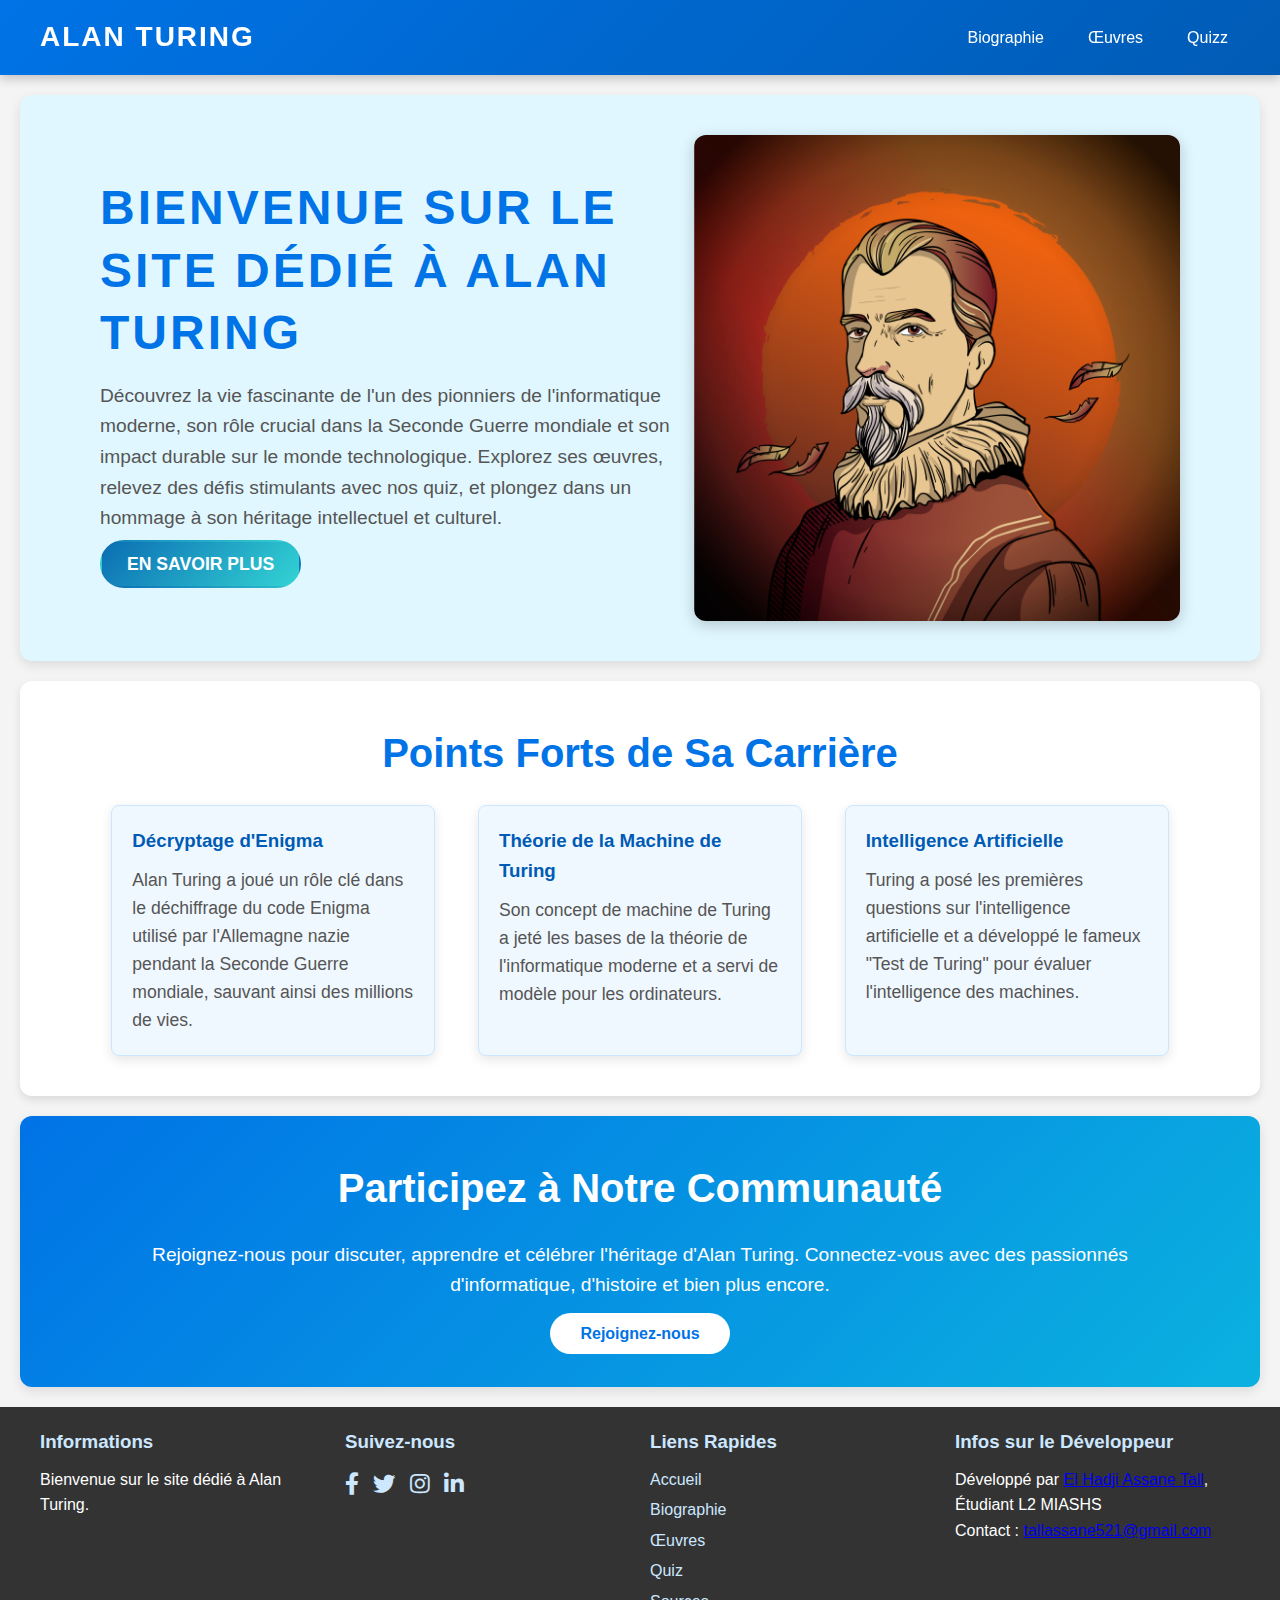
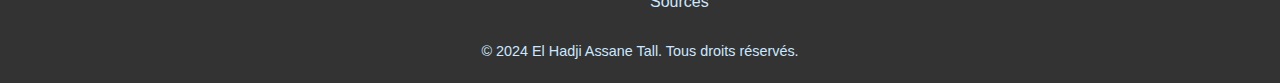
<file: index.html>
<!DOCTYPE html>
<html lang="fr">
<head>
    <meta charset="UTF-8">
    <meta name="viewport" content="width=device-width, initial-scale=1.0">
    <title>Alan Turing - Biographie et Œuvres</title>
    <link rel="stylesheet" href="styles.css">
    <link href="https://cdnjs.cloudflare.com/ajax/libs/font-awesome/5.15.4/css/all.min.css" rel="stylesheet">
</head>
<body>
    <header>
      <a href="index.html" class="logo">Alan Turing</a>
       <nav class="navbar">
            <a href="biographie.html">Biographie</a>
            <a href="oeuvres.html">Œuvres</a>
            <a href="quiz.html">Quizz</a>
       </nav>
    </header>

    <main>
        <!-- Hero Section -->
        <section id="hero" class="container">
            <div class="text-hero">
                <h1>Bienvenue sur le site dédié à Alan Turing</h1>
                <p>Découvrez la vie fascinante de l'un des pionniers de l'informatique moderne, son rôle crucial dans la Seconde Guerre mondiale et son impact durable sur le monde technologique. Explorez ses œuvres, relevez des défis stimulants avec nos quiz, et plongez dans un hommage à son héritage intellectuel et culturel.</p>
                <a href="biographie.html" class="button1">En Savoir Plus</a>
            </div>
            <img src="9861548.jpg" alt="Alan Turing">
        </section>

        <!-- New Section: Highlights of Turing's Achievements -->
        <section id="achievements" class="container">
            <h2>Points Forts de Sa Carrière</h2>
            <div class="achievement-grid">
                <div class="achievement-card">
                    <h3>Décryptage d'Enigma</h3>
                    <p>Alan Turing a joué un rôle clé dans le déchiffrage du code Enigma utilisé par l'Allemagne nazie pendant la Seconde Guerre mondiale, sauvant ainsi des millions de vies.</p>
                </div>
                <div class="achievement-card">
                    <h3>Théorie de la Machine de Turing</h3>
                    <p>Son concept de machine de Turing a jeté les bases de la théorie de l'informatique moderne et a servi de modèle pour les ordinateurs.</p>
                </div>
                <div class="achievement-card">
                    <h3>Intelligence Artificielle</h3>
                    <p>Turing a posé les premières questions sur l'intelligence artificielle et a développé le fameux "Test de Turing" pour évaluer l'intelligence des machines.</p>
                </div>
            </div>
        </section>

        <!-- Call to Action: Join the Community -->
        <section id="cta" class="cta-section">
            <h2>Participez à Notre Communauté</h2>
            <p>Rejoignez-nous pour discuter, apprendre et célébrer l'héritage d'Alan Turing. Connectez-vous avec des passionnés d'informatique, d'histoire et bien plus encore.</p>
            <a href="https://www.linkedin.com/groups" target="_blank" class="cta-button">Rejoignez-nous</a>
        </section>
    </main>

    <footer>
        <div class="footer-container">
            <!-- Column 1: Introduction -->
            <div class="footer-column">
              <h3>Informations</h3>
              <p>Bienvenue sur le site dédié à Alan Turing.</p>
            </div>
        
            <!-- Column 2: Social Media -->
            <div class="footer-column">
              <h3>Suivez-nous</h3>
              <div class="social-icons">
                <a href="#" target="_blank" aria-label="Facebook"><i class="fab fa-facebook-f"></i></a>
                <a href="#" target="_blank" aria-label="Twitter"><i class="fab fa-twitter"></i></a>
                <a href="#" target="_blank" aria-label="Instagram"><i class="fab fa-instagram"></i></a>
                <a href="#" target="_blank" aria-label="LinkedIn"><i class="fab fa-linkedin-in"></i></a>
              </div>
            </div>
        
            <!-- Column 3: Quick Links -->
            <div class="footer-column">
              <h3>Liens Rapides</h3>
              <ul>
                <li><a href="index.html">Accueil</a></li>
                <li><a href="biographie.html">Biographie</a></li>
                <li><a href="oeuvres.html">Œuvres</a></li>
                <li><a href="quiz.html">Quiz</a></li>
                <li><a href="sources.html">Sources</a></li>
              </ul>
            </div>
        
            <!-- Column 4: Developer Info -->
            <div class="footer-column">
              <h3>Infos sur le Développeur</h3>
              <p>Développé par <a href="#">El Hadji Assane Tall</a>, Étudiant L2 MIASHS</p>
              <p>Contact : <a href="mailto:tallassane521@gmail.com">tallassane521@gmail.com</a></p>
            </div>
        </div>
        
        <div class="footer-bottom">
            <p>&copy; 2024 El Hadji Assane Tall. Tous droits réservés.</p>
        </div>
    </footer>
</body>
</html>
</file>
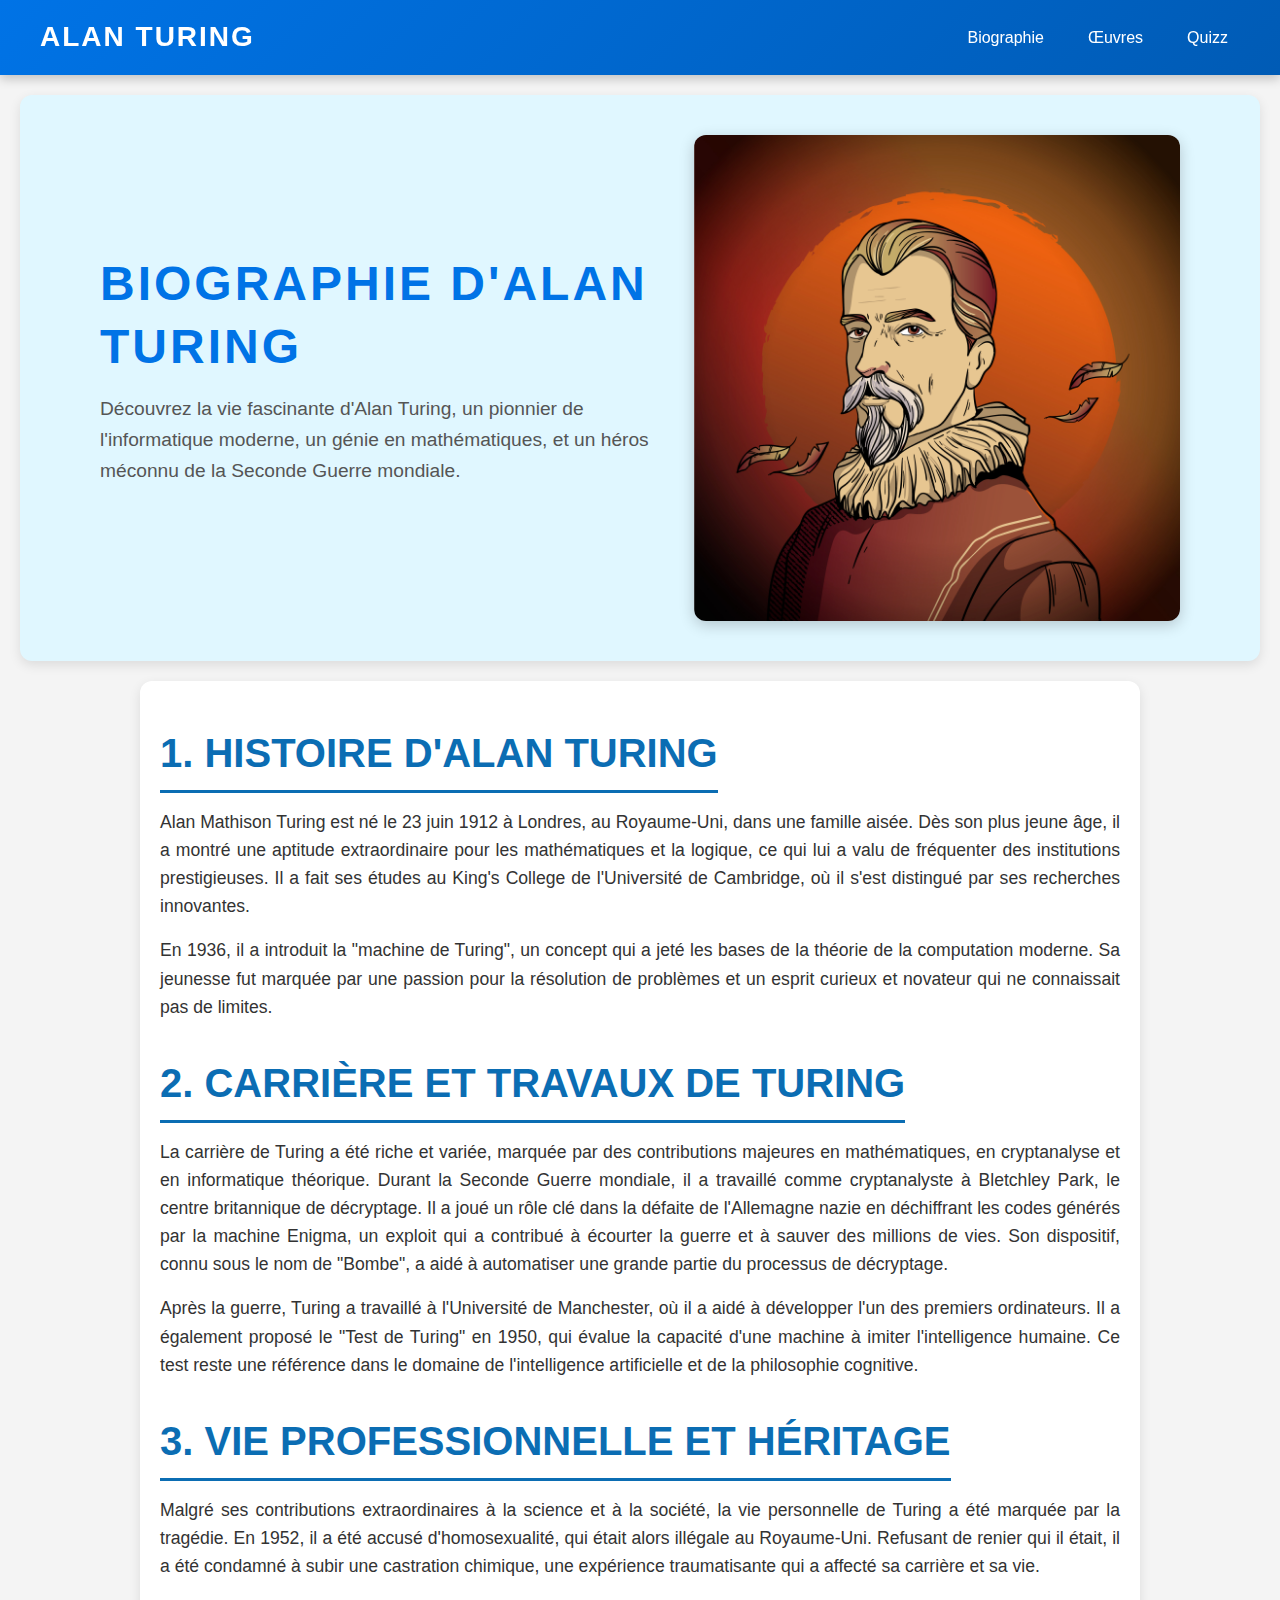
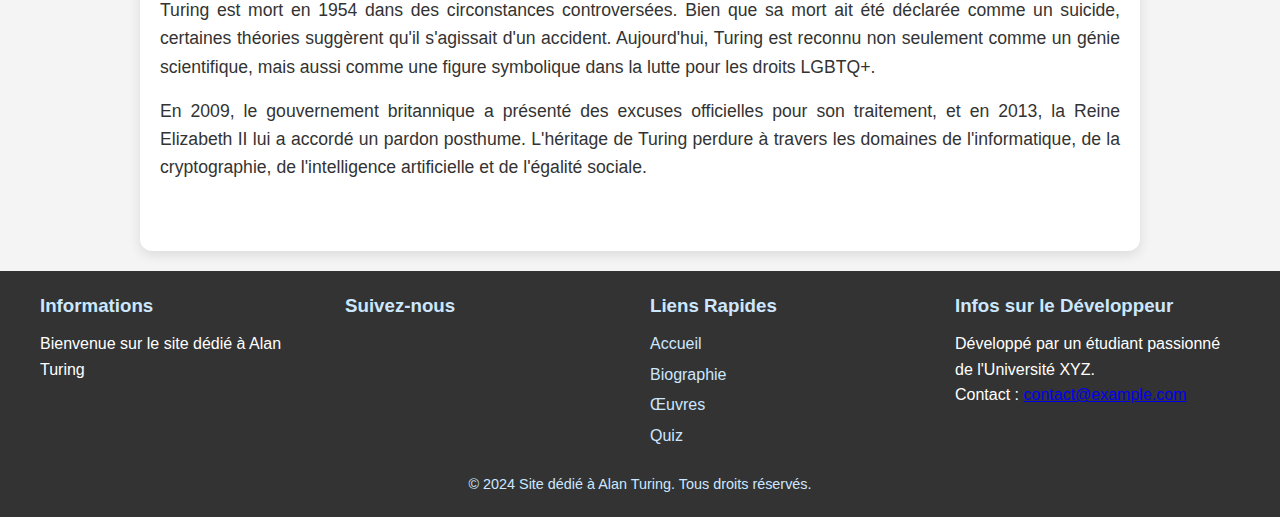
<file: biographie.html>
<!DOCTYPE html>
<html lang="fr">
<head>
    <meta charset="UTF-8">
    <meta name="viewport" content="width=device-width, initial-scale=1.0">
    <title>Biographie d'Alan Turing</title>
    <link rel="stylesheet" href="styles.css">
</head>
<body>
    <header>
      <a href="index.html" class="logo">Alan Turing</a>
       <nav class="navbar">
            <a href="biographie.html">Biographie</a>
            <a href="oeuvres.html">Œuvres</a>
            <a href="quiz.html">Quizz</a>
       </nav>
    </header>

    <main>
        <!-- Hero Section -->
        <section id="hero" class="container">
            <div class="text-hero">
                <h1>Biographie d'Alan Turing</h1>
                <p>Découvrez la vie fascinante d'Alan Turing, un pionnier de l'informatique moderne, un génie en mathématiques, et un héros méconnu de la Seconde Guerre mondiale.</p>
            </div>
            <img src="9861548.jpg" alt="Portrait d'Alan Turing">
        </section>

        <!-- Biographie Section -->
        <section id="biographie" class="biographie-section">
            <!-- Histoire -->
            <div class="biographie-section-content">
                <h2>1. Histoire d'Alan Turing</h2>
                <p>Alan Mathison Turing est né le 23 juin 1912 à Londres, au Royaume-Uni, dans une famille aisée. Dès son plus jeune âge, il a montré une aptitude extraordinaire pour les mathématiques et la logique, ce qui lui a valu de fréquenter des institutions prestigieuses. Il a fait ses études au King's College de l'Université de Cambridge, où il s'est distingué par ses recherches innovantes.</p>
                <p>En 1936, il a introduit la "machine de Turing", un concept qui a jeté les bases de la théorie de la computation moderne. Sa jeunesse fut marquée par une passion pour la résolution de problèmes et un esprit curieux et novateur qui ne connaissait pas de limites.</p>
            </div>

            <!-- Carrière -->
            <div class="biographie-section-content">
                <h2>2. Carrière et Travaux de Turing</h2>
                <p>La carrière de Turing a été riche et variée, marquée par des contributions majeures en mathématiques, en cryptanalyse et en informatique théorique. Durant la Seconde Guerre mondiale, il a travaillé comme cryptanalyste à Bletchley Park, le centre britannique de décryptage. Il a joué un rôle clé dans la défaite de l'Allemagne nazie en déchiffrant les codes générés par la machine Enigma, un exploit qui a contribué à écourter la guerre et à sauver des millions de vies. Son dispositif, connu sous le nom de "Bombe", a aidé à automatiser une grande partie du processus de décryptage.</p>
                <p>Après la guerre, Turing a travaillé à l'Université de Manchester, où il a aidé à développer l'un des premiers ordinateurs. Il a également proposé le "Test de Turing" en 1950, qui évalue la capacité d'une machine à imiter l'intelligence humaine. Ce test reste une référence dans le domaine de l'intelligence artificielle et de la philosophie cognitive.</p>
            </div>

            <!-- Vie Professionnelle et Personnelle -->
            <div class="biographie-section-content">
                <h2>3. Vie Professionnelle et Héritage</h2>
                <p>Malgré ses contributions extraordinaires à la science et à la société, la vie personnelle de Turing a été marquée par la tragédie. En 1952, il a été accusé d'homosexualité, qui était alors illégale au Royaume-Uni. Refusant de renier qui il était, il a été condamné à subir une castration chimique, une expérience traumatisante qui a affecté sa carrière et sa vie.</p>
                <p>Turing est mort en 1954 dans des circonstances controversées. Bien que sa mort ait été déclarée comme un suicide, certaines théories suggèrent qu'il s'agissait d'un accident. Aujourd'hui, Turing est reconnu non seulement comme un génie scientifique, mais aussi comme une figure symbolique dans la lutte pour les droits LGBTQ+.</p>
                <p>En 2009, le gouvernement britannique a présenté des excuses officielles pour son traitement, et en 2013, la Reine Elizabeth II lui a accordé un pardon posthume. L'héritage de Turing perdure à travers les domaines de l'informatique, de la cryptographie, de l'intelligence artificielle et de l'égalité sociale.</p>
            </div>
        </section>
    </main>

    <footer>
        <div class="footer-container">
            <div class="footer-column">
              <h3>Informations</h3>
              <p>Bienvenue sur le site dédié à Alan Turing</p>
            </div>
            <div class="footer-column">
              <h3>Suivez-nous</h3>
              <div class="social-icons">
                <a href="#" target="_blank" aria-label="Facebook"><i class="fab fa-facebook-f"></i></a>
                <a href="#" target="_blank" aria-label="Twitter"><i class="fab fa-twitter"></i></a>
                <a href="#" target="_blank" aria-label="Instagram"><i class="fab fa-instagram"></i></a>
                <a href="#" target="_blank" aria-label="LinkedIn"><i class="fab fa-linkedin-in"></i></a>
              </div>
            </div>
            <div class="footer-column">
              <h3>Liens Rapides</h3>
              <ul>
                <li><a href="index.html">Accueil</a></li>
                <li><a href="biographie.html">Biographie</a></li>
                <li><a href="oeuvres.html">Œuvres</a></li>
                <li><a href="quiz.html">Quiz</a></li>
              </ul>
            </div>
            <div class="footer-column">
              <h3>Infos sur le Développeur</h3>
              <p>Développé par un étudiant passionné de l'Université XYZ.</p>
              <p>Contact : <a href="mailto:contact@example.com">contact@example.com</a></p>
            </div>
          </div>
          <div class="footer-bottom">
            <p>&copy; 2024 Site dédié à Alan Turing. Tous droits réservés.</p>
          </div>
    </footer>
</body>
</html>
</file>
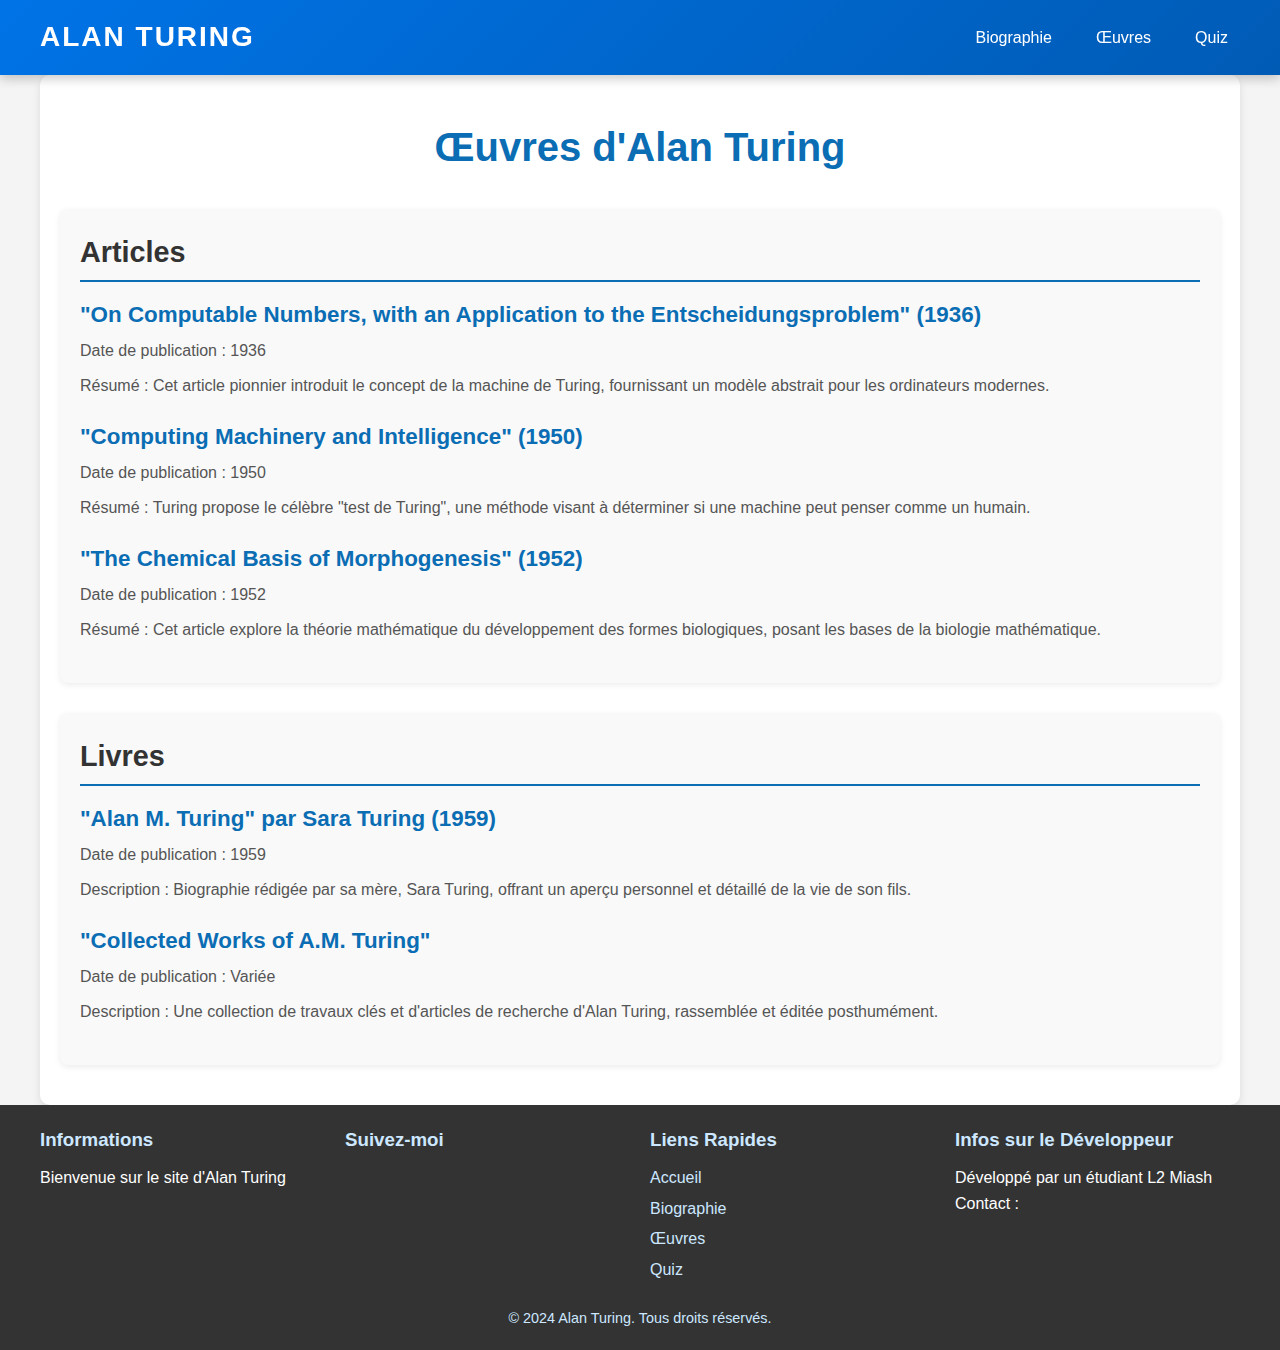
<file: oeuvres.html>
<!DOCTYPE html>
<html lang="en">
<head>
    <meta charset="UTF-8">
    <meta name="viewport" content="width=device-width, initial-scale=1.0">
    <title>Œuvres d'Alan Turing</title>
    <link rel="stylesheet" href="styles.css">
</head>
<body>
    <header>
        <a href="index.html" class="logo">Alan Turing</a>
        <nav class="navbar">
            <a href="biographie.html">Biographie</a>
            <a href="oeuvres.html" class="active">Œuvres</a>
            <a href="quiz.html">Quiz</a>
        </nav>
    </header>

    <main>
        <section class="oeuvres-section">
            <h2>Œuvres d'Alan Turing</h2>
            <div class="oeuvres-container">
                <!-- Section Articles -->
                <div class="oeuvres-category">
                    <h3>Articles</h3>
                    <div class="oeuvre-item">
                        <h4><a href="https://plato.stanford.edu/entries/turing-machine/" target="_blank">"On Computable Numbers, with an Application to the Entscheidungsproblem" (1936)</a></h4>
                        <p>Date de publication : 1936</p>
                        <p>Résumé : Cet article pionnier introduit le concept de la machine de Turing, fournissant un modèle abstrait pour les ordinateurs modernes.</p>
                    </div>
                    <div class="oeuvre-item">
                        <h4><a href="https://academic.oup.com/mind/article/LIX/236/433/986238" target="_blank">"Computing Machinery and Intelligence" (1950)</a></h4>
                        <p>Date de publication : 1950</p>
                        <p>Résumé : Turing propose le célèbre "test de Turing", une méthode visant à déterminer si une machine peut penser comme un humain.</p>
                    </div>
                    <div class="oeuvre-item">
                        <h4><a href="https://dl.acm.org/doi/10.1145/584091.584093" target="_blank">"The Chemical Basis of Morphogenesis" (1952)</a></h4>
                        <p>Date de publication : 1952</p>
                        <p>Résumé : Cet article explore la théorie mathématique du développement des formes biologiques, posant les bases de la biologie mathématique.</p>
                    </div>
                </div>

                <!-- Section Livres -->
                <div class="oeuvres-category">
                    <h3>Livres</h3>
                    <div class="oeuvre-item">
                        <h4><a href="https://www.amazon.com/Alan-Turing-Sara/dp/B00EK9M9UU" target="_blank">"Alan M. Turing" par Sara Turing (1959)</a></h4>
                        <p>Date de publication : 1959</p>
                        <p>Description : Biographie rédigée par sa mère, Sara Turing, offrant un aperçu personnel et détaillé de la vie de son fils.</p>
                    </div>
                    <div class="oeuvre-item">
                        <h4><a href="https://global.oup.com/academic/product/collected-works-of-am-turing-9780127034004" target="_blank">"Collected Works of A.M. Turing"</a></h4>
                        <p>Date de publication : Variée</p>
                        <p>Description : Une collection de travaux clés et d'articles de recherche d'Alan Turing, rassemblée et éditée posthumément.</p>
                    </div>
                </div>
            </div>
        </section>
    </main>

    <footer>
        <div class="footer-container">
            <div class="footer-column">
                <h3>Informations</h3>
                <p>Bienvenue sur le site d'Alan Turing</p>
            </div>
            <div class="footer-column">
                <h3>Suivez-moi</h3>
                <div class="social-icons">
                    <a href="" target="_blank"><i class="fab fa-facebook-f"></i></a>
                    <a href="" target="_blank"><i class="fab fa-twitter"></i></a>
                    <a href="" target="_blank"><i class="fab fa-instagram"></i></a>
                    <a href="" target="_blank"><i class="fab fa-linkedin-in"></i></a>
                </div>
            </div>
            <div class="footer-column">
                <h3>Liens Rapides</h3>
                <ul>
                    <li><a href="index.html">Accueil</a></li>
                    <li><a href="biographie.html">Biographie</a></li>
                    <li><a href="oeuvres.html">Œuvres</a></li>
                    <li><a href="quiz.html">Quiz</a></li>
                </ul>
            </div>
            <div class="footer-column">
                <h3>Infos sur le Développeur</h3>
                <p>Développé par un étudiant L2 Miash</p>
                <p>Contact : <a href="mailto:"></a></p>
            </div>
        </div>
        <div class="footer-bottom">
            <p>&copy; 2024 Alan Turing. Tous droits réservés.</p>
        </div>
    </footer>
</body>
</html>
</file>
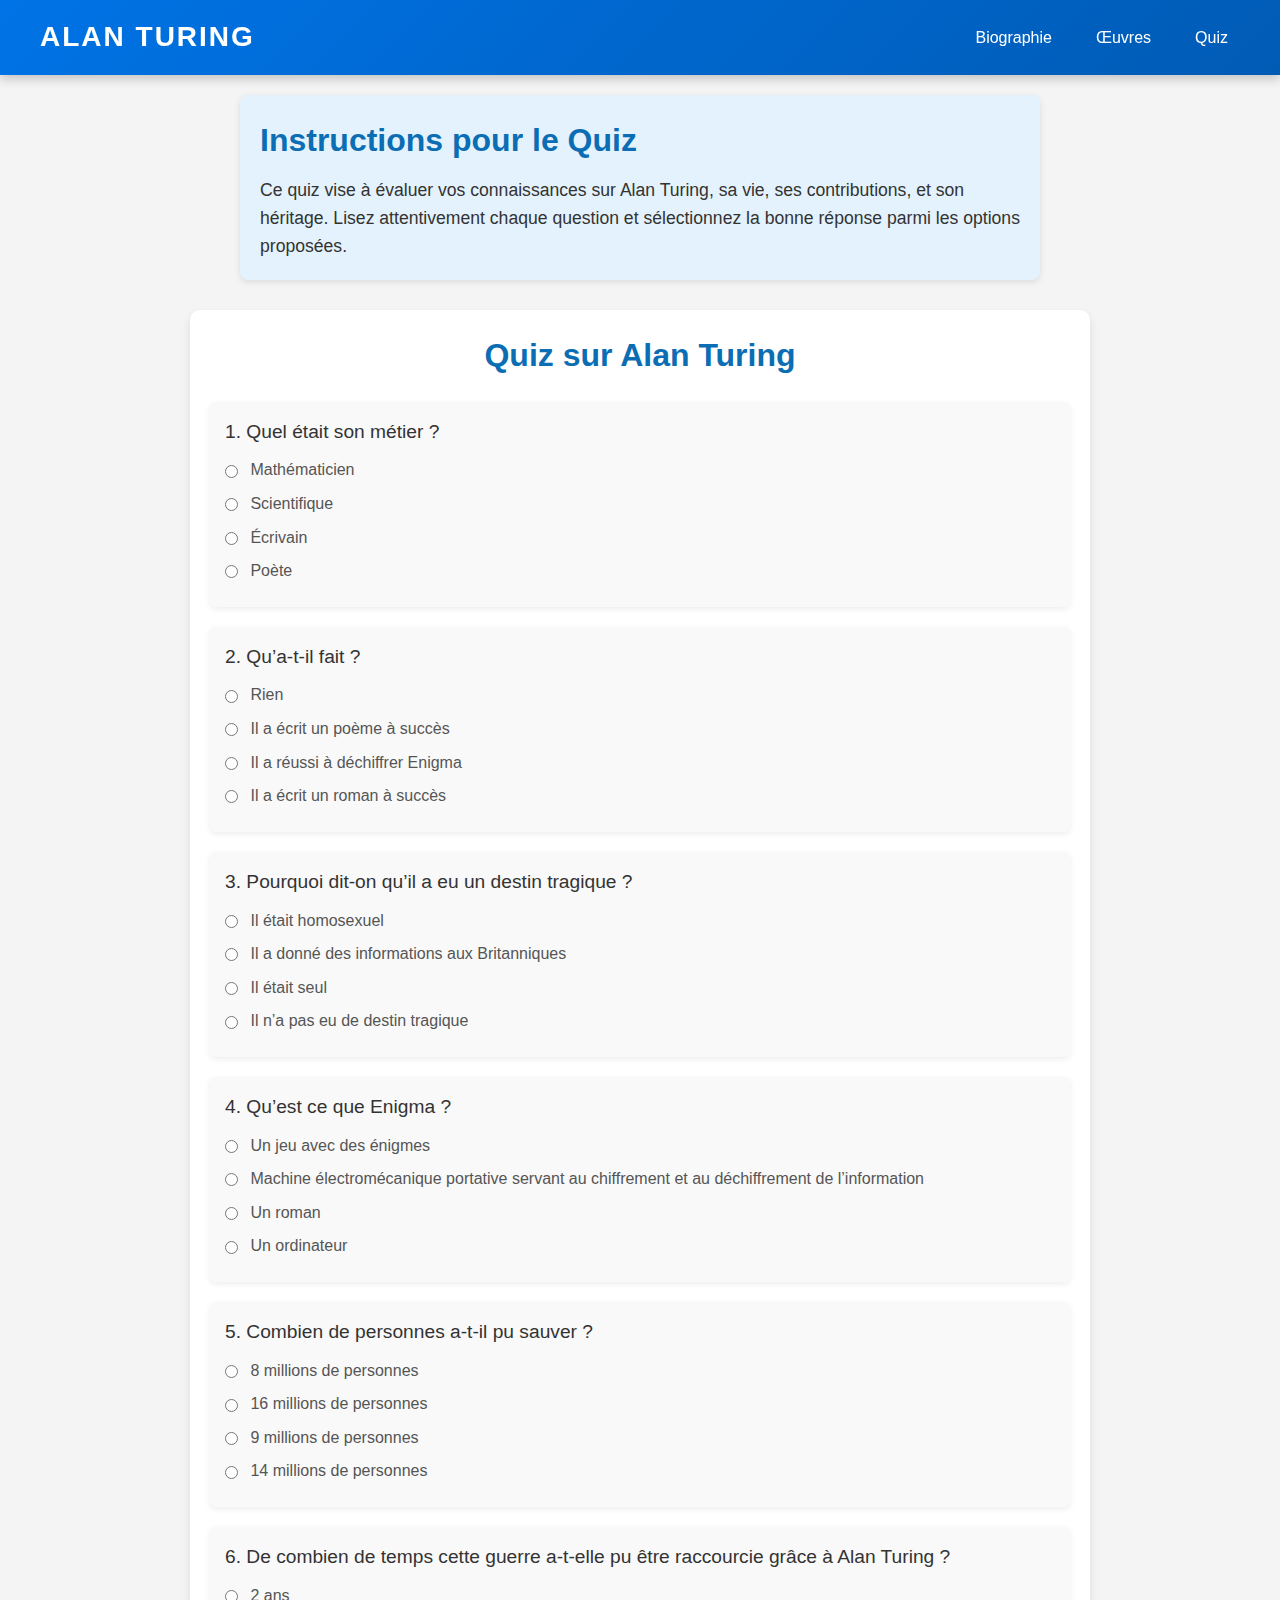
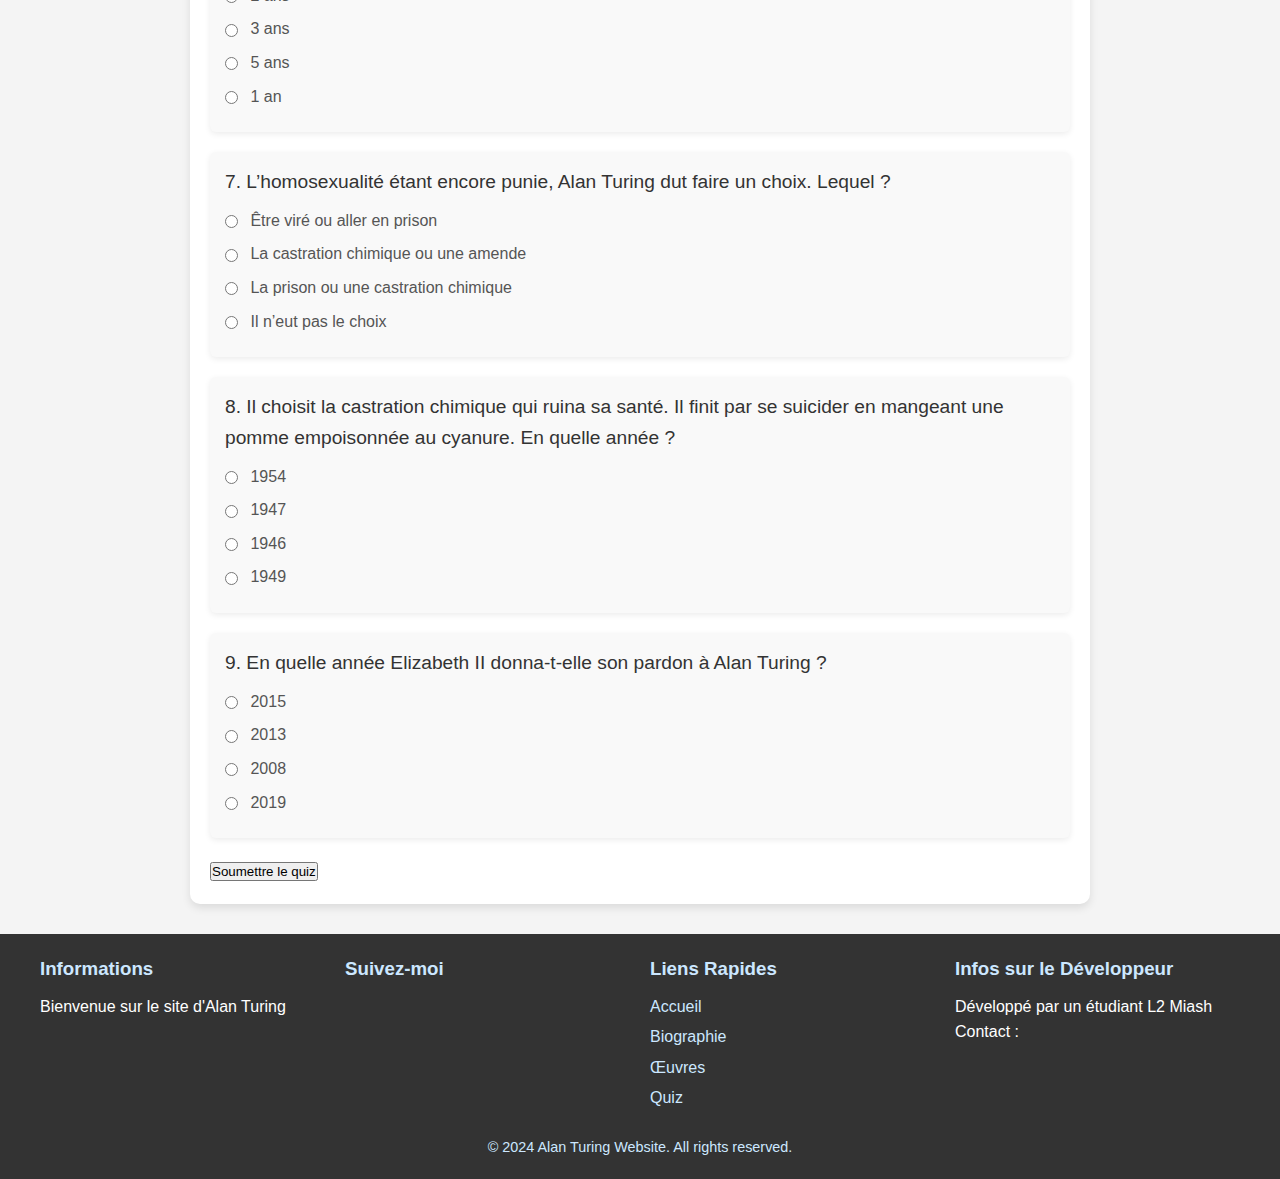
<file: quiz.html>
<!DOCTYPE html>
<html lang="en">
<head>
    <meta charset="UTF-8">
    <meta name="viewport" content="width=device-width, initial-scale=1.0">
    <title>Quiz sur Alan Turing</title>
    <link rel="stylesheet" href="styles.css">
</head>
<body>
    <header>
        <a href="index.html" class="logo">Alan Turing</a>
        <nav class="navbar">
            <a href="biographie.html">Biographie</a>
            <a href="oeuvres.html">Œuvres</a>
            <a href="quiz.html" class="active">Quiz</a>
        </nav>
    </header>

    <main>
        <section class="quiz-instructions">
            <h2>Instructions pour le Quiz</h2>
            <p>Ce quiz vise à évaluer vos connaissances sur Alan Turing, sa vie, ses contributions, et son héritage. Lisez attentivement chaque question et sélectionnez la bonne réponse parmi les options proposées.</p>
        </section>

        <section class="quiz-container">
            <h2>Quiz sur Alan Turing</h2>

            <div class="quiz-question">
                <p>1. Quel était son métier ?</p>
                <label><input type="radio" name="question1" value="1" data-correct="true"> Mathématicien</label>
                <label><input type="radio" name="question1" value="2"> Scientifique</label>
                <label><input type="radio" name="question1" value="3"> Écrivain</label>
                <label><input type="radio" name="question1" value="4"> Poète</label>
            </div>

            <div class="quiz-question">
                <p>2. Qu’a-t-il fait ?</p>
                <label><input type="radio" name="question2" value="1"> Rien</label>
                <label><input type="radio" name="question2" value="2"> Il a écrit un poème à succès</label>
                <label><input type="radio" name="question2" value="3" data-correct="true"> Il a réussi à déchiffrer Enigma</label>
                <label><input type="radio" name="question2" value="4"> Il a écrit un roman à succès</label>
            </div>

            <div class="quiz-question">
                <p>3. Pourquoi dit-on qu’il a eu un destin tragique ?</p>
                <label><input type="radio" name="question3" value="1" data-correct="true"> Il était homosexuel</label>
                <label><input type="radio" name="question3" value="2"> Il a donné des informations aux Britanniques</label>
                <label><input type="radio" name="question3" value="3"> Il était seul</label>
                <label><input type="radio" name="question3" value="4"> Il n’a pas eu de destin tragique</label>
            </div>

            <div class="quiz-question">
                <p>4. Qu’est ce que Enigma ?</p>
                <label><input type="radio" name="question4" value="1"> Un jeu avec des énigmes</label>
                <label><input type="radio" name="question4" value="2" data-correct="true"> Machine électromécanique portative servant au chiffrement et au déchiffrement de l’information</label>
                <label><input type="radio" name="question4" value="3"> Un roman</label>
                <label><input type="radio" name="question4" value="4"> Un ordinateur</label>
            </div>

            <div class="quiz-question">
                <p>5. Combien de personnes a-t-il pu sauver ?</p>
                <label><input type="radio" name="question5" value="1" data-correct="true"> 8 millions de personnes</label>
                <label><input type="radio" name="question5" value="2"> 16 millions de personnes</label>
                <label><input type="radio" name="question5" value="3"> 9 millions de personnes</label>
                <label><input type="radio" name="question5" value="4"> 14 millions de personnes</label>
            </div>

            <div class="quiz-question">
                <p>6. De combien de temps cette guerre a-t-elle pu être raccourcie grâce à Alan Turing ?</p>
                <label><input type="radio" name="question6" value="1"> 2 ans</label>
                <label><input type="radio" name="question6" value="2" data-correct="true"> 3 ans</label>
                <label><input type="radio" name="question6" value="3"> 5 ans</label>
                <label><input type="radio" name="question6" value="4"> 1 an</label>
            </div>

            <div class="quiz-question">
                <p>7. L’homosexualité étant encore punie, Alan Turing dut faire un choix. Lequel ?</p>
                <label><input type="radio" name="question7" value="1"> Être viré ou aller en prison</label>
                <label><input type="radio" name="question7" value="2"> La castration chimique ou une amende</label>
                <label><input type="radio" name="question7" value="3" data-correct="true"> La prison ou une castration chimique</label>
                <label><input type="radio" name="question7" value="4"> Il n’eut pas le choix</label>
            </div>

            <div class="quiz-question">
                <p>8. Il choisit la castration chimique qui ruina sa santé. Il finit par se suicider en mangeant une pomme empoisonnée au cyanure. En quelle année ?</p>
                <label><input type="radio" name="question8" value="1" data-correct="true"> 1954</label>
                <label><input type="radio" name="question8" value="2"> 1947</label>
                <label><input type="radio" name="question8" value="3"> 1946</label>
                <label><input type="radio" name="question8" value="4"> 1949</label>
            </div>

            <div class="quiz-question">
                <p>9. En quelle année Elizabeth II donna-t-elle son pardon à Alan Turing ?</p>
                <label><input type="radio" name="question9" value="1"> 2015</label>
                <label><input type="radio" name="question9" value="2"> 2013</label>
                <label><input type="radio" name="question9" value="3" data-correct="true"> 2008</label>
                <label><input type="radio" name="question9" value="4"> 2019</label>
            </div>

            <!-- Button to submit the quiz -->
            <button id="submit-quiz">Soumettre le quiz</button>
        </section>
    </main>

    <footer>
        <div class="footer-container">
            <div class="footer-column">
                <h3>Informations</h3>
                <p>Bienvenue sur le site d'Alan Turing</p>
            </div>
            <div class="footer-column">
                <h3>Suivez-moi</h3>
                <div class="social-icons">
                    <a href="" target="_blank"><i class="fab fa-facebook-f"></i></a>
                    <a href="" target="_blank"><i class="fab fa-twitter"></i></a>
                    <a href="" target="_blank"><i class="fab fa-instagram"></i></a>
                    <a href="" target="_blank"><i class="fab fa-linkedin-in"></i></a>
                </div>
            </div>
            <div class="footer-column">
                <h3>Liens Rapides</h3>
                <ul>
                    <li><a href="index.html">Accueil</a></li>
                    <li><a href="biographie.html">Biographie</a></li>
                    <li><a href="oeuvres.html">Œuvres</a></li>
                    <li><a href="quiz.html">Quiz</a></li>
                </ul>
            </div>
            <div class="footer-column">
                <h3>Infos sur le Développeur</h3>
                <p>Développé par un étudiant L2 Miash</p>
                <p>Contact : <a href="mailto:"></a></p>
            </div>
        </div>
        <div class="footer-bottom">
            <p>&copy; 2024 Alan Turing Website. All rights reserved.</p>
        </div>
    </footer>

    <script src="script.js"></script>
</body>
</html>
</file>
<file: styles.css>
/* Global Styles */
* {
    margin: 0;
    padding: 0;
    box-sizing: border-box;
    font-family: 'Arial', sans-serif;
}

body {
    min-height: 100vh;
    background: #f4f4f4;
    color: #333;
    line-height: 1.6;
    font-size: 16px;
}

/* Header Styles */
header {
    position: sticky;
    top: 0;
    width: 100%;
    padding: 15px 40px;
    display: flex;
    justify-content: space-between;
    align-items: center;
    background: linear-gradient(135deg, #0bb1df, #0073e6);
    color: #fff;
    box-shadow: 0 4px 10px rgba(0, 0, 0, 0.2);
    z-index: 1000;
    transition: background 0.3s ease-in-out;
}

header:hover {
    background: linear-gradient(135deg, #0073e6, #005bb5);
}

header .logo {
    font-size: 28px;
    color: #fff;
    font-weight: 700;
    text-transform: uppercase;
    text-decoration: none;
    letter-spacing: 2px;
    transition: color 0.3s ease;
}

header .logo:hover {
    color: #cce7ff;
}

.navbar {
    display: flex;
    align-items: center;
}

.navbar a {
    font-size: 1rem;
    color: #fff;
    font-weight: 500;
    margin-left: 20px;
    position: relative;
    text-decoration: none;
    padding: 8px 12px;
    border-radius: 4px;
    transition: color 0.3s ease, background-color 0.3s ease;
}

.navbar a::after {
    content: "";
    position: absolute;
    bottom: -3px;
    left: 0;
    width: 0;
    height: 2px;
    background: #cce7ff;
    transition: width 0.3s ease;
}

.navbar a:hover {
    color: #cce7ff;
    background-color: rgba(255, 255, 255, 0.1);
}

.navbar a:hover::after {
    width: 100%;
}

/* Hero Section */
#hero {
    display: flex;
    align-items: center;
    justify-content: space-between;
    padding: 40px 80px;
    background: #e0f7ff;
    border-radius: 12px;
    margin: 20px;
    box-shadow: 0 4px 12px rgba(0, 0, 0, 0.1);
}

.text-hero h1 {
    font-size: 3rem;
    color: #0073e6;
    margin-bottom: 16px;
    text-transform: uppercase;
    letter-spacing: 3px;
    line-height: 1.3;
}

.text-hero p {
    font-size: 1.2rem;
    color: #555;
    margin-bottom: 16px;
}

.text-hero .button1 {
    padding: 12px 30px;
    background-color: #0073e6;
    color: #fff;
    font-weight: 700;
    text-transform: uppercase;
    border-radius: 50px;
    border: 2px solid transparent;
    transition: all 0.3s ease;
    font-size: 1.1rem;
    text-decoration: none;
}

.text-hero .button1:hover {
    background-color: transparent;
    color: #0073e6;
    border-color: #0073e6;
    cursor: pointer;
}

.container img {
    width: 45%;
    max-width: 100%;
    height: auto;
    border-radius: 12px;
    box-shadow: 0 4px 12px rgba(0, 0, 0, 0.15);
}

/* Achievements Section */
#achievements {
    padding: 40px 80px;
    background: #ffffff;
    margin: 20px;
    border-radius: 12px;
    box-shadow: 0 4px 8px rgba(0, 0, 0, 0.1);
}

#achievements h2 {
    text-align: center;
    font-size: 2.5rem;
    margin-bottom: 20px;
    color: #0073e6;
}

.achievement-grid {
    display: flex;
    gap: 20px;
    justify-content: space-around;
    flex-wrap: wrap;
}

.achievement-card {
    background: #f0f8ff;
    border: 1px solid #cce7ff;
    border-radius: 8px;
    padding: 20px;
    width: 30%;
    box-shadow: 0 4px 12px rgba(0, 0, 0, 0.1);
    transition: transform 0.3s ease, box-shadow 0.3s ease;
}

.achievement-card h3 {
    margin-bottom: 10px;
    color: #005bb5;
}

.achievement-card p {
    font-size: 1.1rem;
    color: #555;
}

.achievement-card:hover {
    transform: translateY(-5px);
    box-shadow: 0 6px 15px rgba(0, 0, 0, 0.2);
}

/* CTA Section */
.cta-section {
    padding: 40px 80px;
    background: linear-gradient(135deg, #0073e6, #0bb1df);
    text-align: center;
    color: #fff;
    border-radius: 12px;
    margin: 20px;
    box-shadow: 0 4px 12px rgba(0, 0, 0, 0.1);
}

.cta-section h2 {
    font-size: 2.5rem;
    margin-bottom: 20px;
}

.cta-section p {
    font-size: 1.2rem;
    margin-bottom: 20px;
}

.cta-button {
    padding: 12px 30px;
    background-color: #fff;
    color: #0073e6;
    font-weight: bold;
    border-radius: 50px;
    text-decoration: none;
    transition: background-color 0.3s ease, color 0.3s ease;
}

.cta-button:hover {
    background-color: #0073e6;
    color: #fff;
    transform: translateY(-2px);
}

/* Footer */
footer {
    padding: 20px 40px;
    background: #333;
    color: #fff;
}

.footer-container {
    display: flex;
    justify-content: space-between;
    flex-wrap: wrap;
    gap: 20px;
}

.footer-column {
    flex: 1;
    min-width: 200px;
}

.footer-column h3 {
    margin-bottom: 10px;
    color: #cce7ff;
}

.footer-column ul {
    list-style: none;
    padding: 0;
}

.footer-column ul li {
    margin: 5px 0;
}

.footer-column ul li a {
    color: #cce7ff;
    text-decoration: none;
    transition: color 0.3s;
}

.footer-column ul li a:hover {
    color: #fff;
}

.social-icons a {
    color: #cce7ff;
    margin-right: 10px;
    font-size: 1.4rem;
    transition: color 0.3s;
}

.social-icons a:hover {
    color: #fff;
}

.footer-bottom {
    text-align: center;
    margin-top: 20px;
    font-size: 0.9rem;
    color: #cce7ff;
}

/* Biography Section */
.biographie-section {
    padding: 40px 20px;
    background: #ffffff;
    margin: 20px auto;
    border-radius: 12px;
    box-shadow: 0 4px 12px rgba(0, 0, 0, 0.1);
    max-width: 1000px;
}

.biographie-section-content {
    margin-bottom: 30px;
}

.biographie-section h2 {
    font-size: 2.5rem;
    color: #0b6db3;
    margin-bottom: 15px;
    text-transform: uppercase;
    border-bottom: 3px solid #0b6db3;
    display: inline-block;
    padding-bottom: 5px;
}

.biographie-section p {
    margin-bottom: 16px;
    font-size: 1.1rem;
    text-align: justify;
}

/* Button and Links */
.text-hero .button1 {
    padding: 12px 25px;
    font-size: 1.1rem;
    border-radius: 30px;
    background: linear-gradient(135deg, #0b6db3, #33d4d4);
    color: #fff;
    transition: background 0.3s ease-in-out, transform 0.2s;
}

.text-hero .button1:hover {
    background: linear-gradient(135deg, #33d4d4, #0b6db3);
    transform: translateY(-2px);
}

/* Images */
.container img {
    border-radius: 12px;
    box-shadow: 0 4px 15px rgba(0, 0, 0, 0.2);
}

/* Works Section */
.oeuvres-section {
    padding: 40px 20px;
    max-width: 1200px;
    margin: 0 auto;
    background: #ffffff;
    border-radius: 10px;
    box-shadow: 0 4px 8px rgba(0, 0, 0, 0.1);
}

.oeuvres-section h2 {
    text-align: center;
    font-size: 2.5rem;
    color: #0b6db3;
    margin-bottom: 30px;
}

.oeuvres-container {
    display: flex;
    flex-direction: column;
    gap: 30px;
}

.oeuvres-category {
    background: #f9f9f9;
    padding: 20px;
    border-radius: 8px;
    box-shadow: 0 2px 6px rgba(0, 0, 0, 0.08);
}

.oeuvres-category h3 {
    font-size: 1.8rem;
    color: #333;
    margin-bottom: 15px;
    border-bottom: 2px solid #0b6db3;
    padding-bottom: 5px;
}

.oeuvre-item {
    margin-bottom: 20px;
}

.oeuvre-item h4 {
    font-size: 1.4rem;
    margin-bottom: 5px;
}

.oeuvre-item h4 a {
    color: #0b6db3;
    text-decoration: none;
    transition: color 0.3s ease;
}

.oeuvre-item h4 a:hover {
    color: #33d4d4;
}

.oeuvre-item p {
    font-size: 1rem;
    color: #555;
    margin: 5px 0 10px;
}

/* Quiz Section */
.quiz-instructions {
    padding: 20px;
    background: #e3f2fd;
    margin: 20px auto;
    max-width: 800px;
    border-radius: 8px;
    box-shadow: 0 2px 6px rgba(0, 0, 0, 0.1);
}

.quiz-instructions h2 {
    margin-bottom: 10px;
    font-size: 2rem;
    color: #0b6db3;
}

.quiz-instructions p {
    font-size: 1.1rem;
    color: #333;
}

.quiz-container {
    padding: 20px;
    background: #ffffff;
    max-width: 900px;
    margin: 30px auto;
    border-radius: 10px;
    box-shadow: 0 4px 8px rgba(0, 0, 0, 0.1);
}

.quiz-container h2 {
    text-align: center;
    margin-bottom: 20px;
    font-size: 2rem;
    color: #0b6db3;
}

.quiz-question {
    margin-bottom: 20px;
    padding: 15px;
    background: #f9f9f9;
    border-radius: 6px;
    box-shadow: 0 2px 6px rgba(0, 0, 0, 0.08);
}

.quiz-question p {
    font-size: 1.2rem;
    color: #333;
    margin-bottom: 10px;
}

.quiz-question label {
    display: block;
    margin: 8px 0;
    font-size: 1rem;
    color: #555;
}

.quiz-question input[type="radio"] {
    margin-right: 8px;
    vertical-align: middle;
}
</file>
